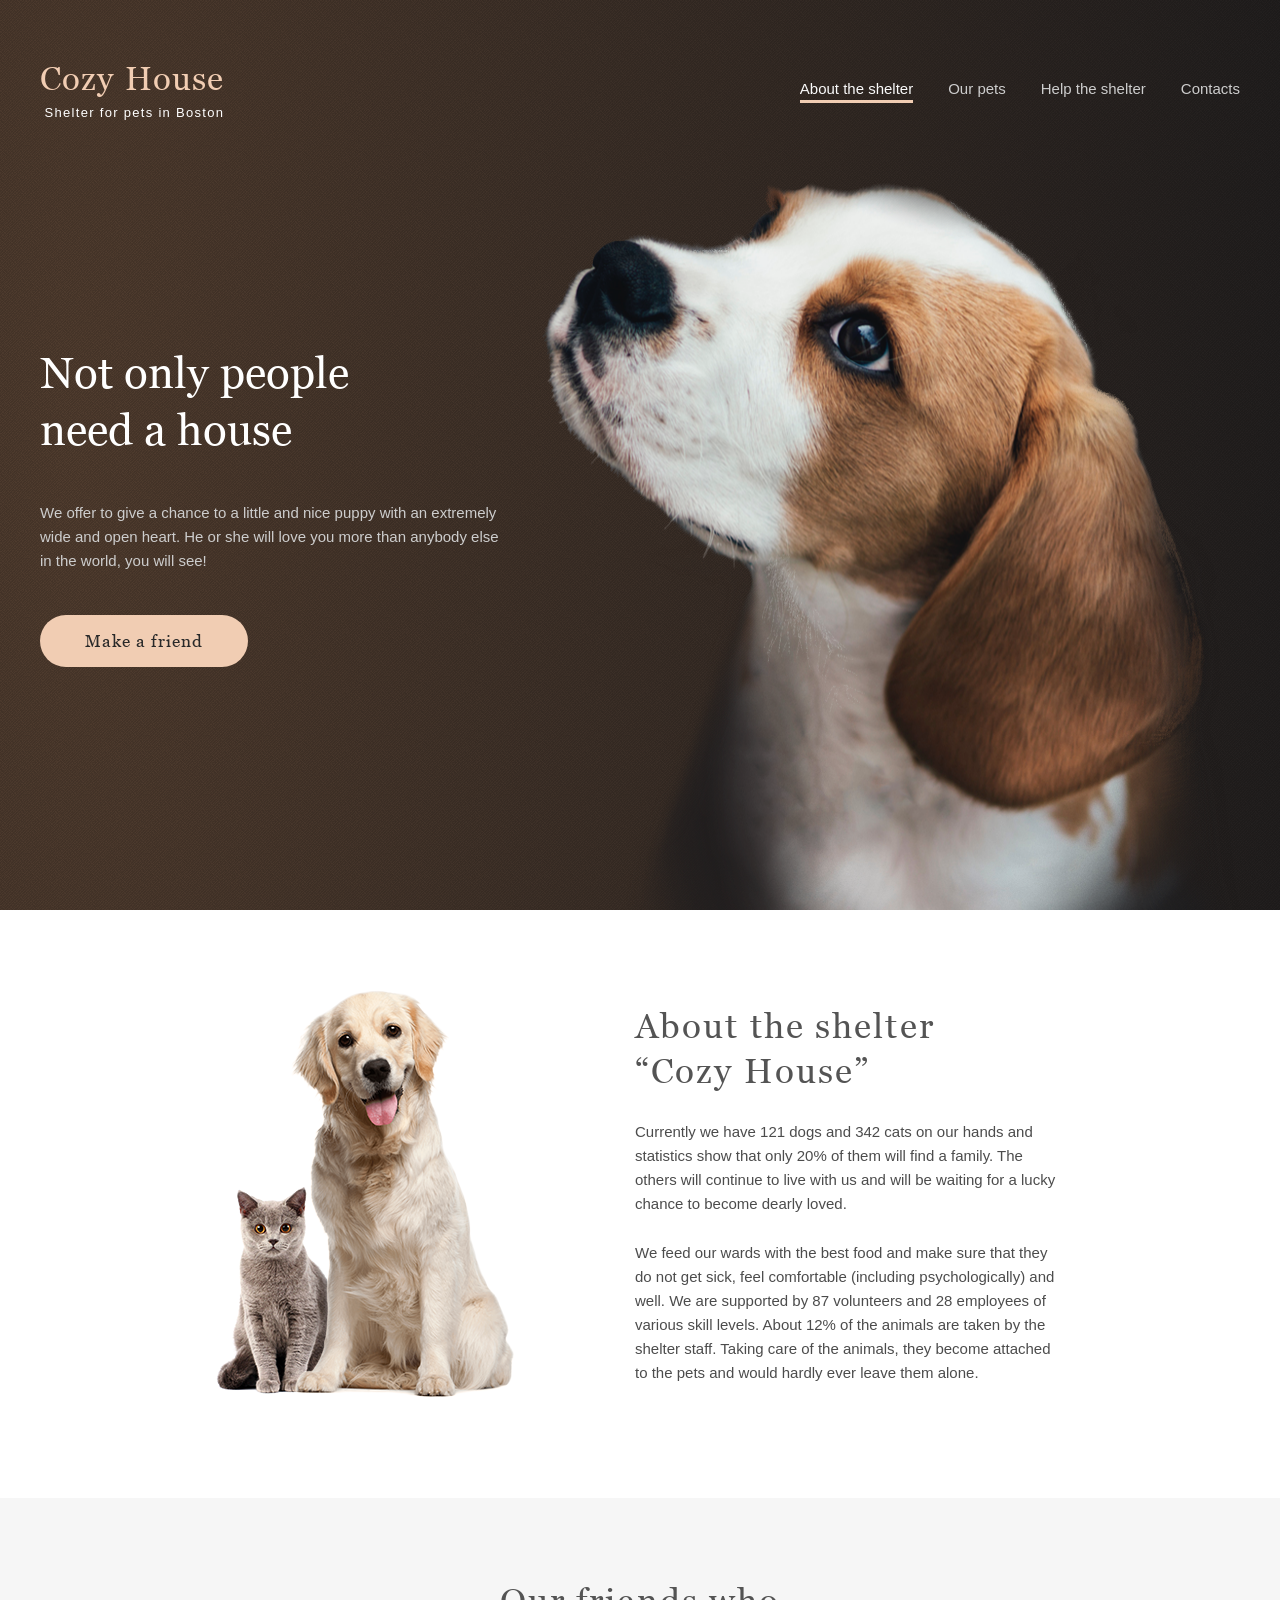
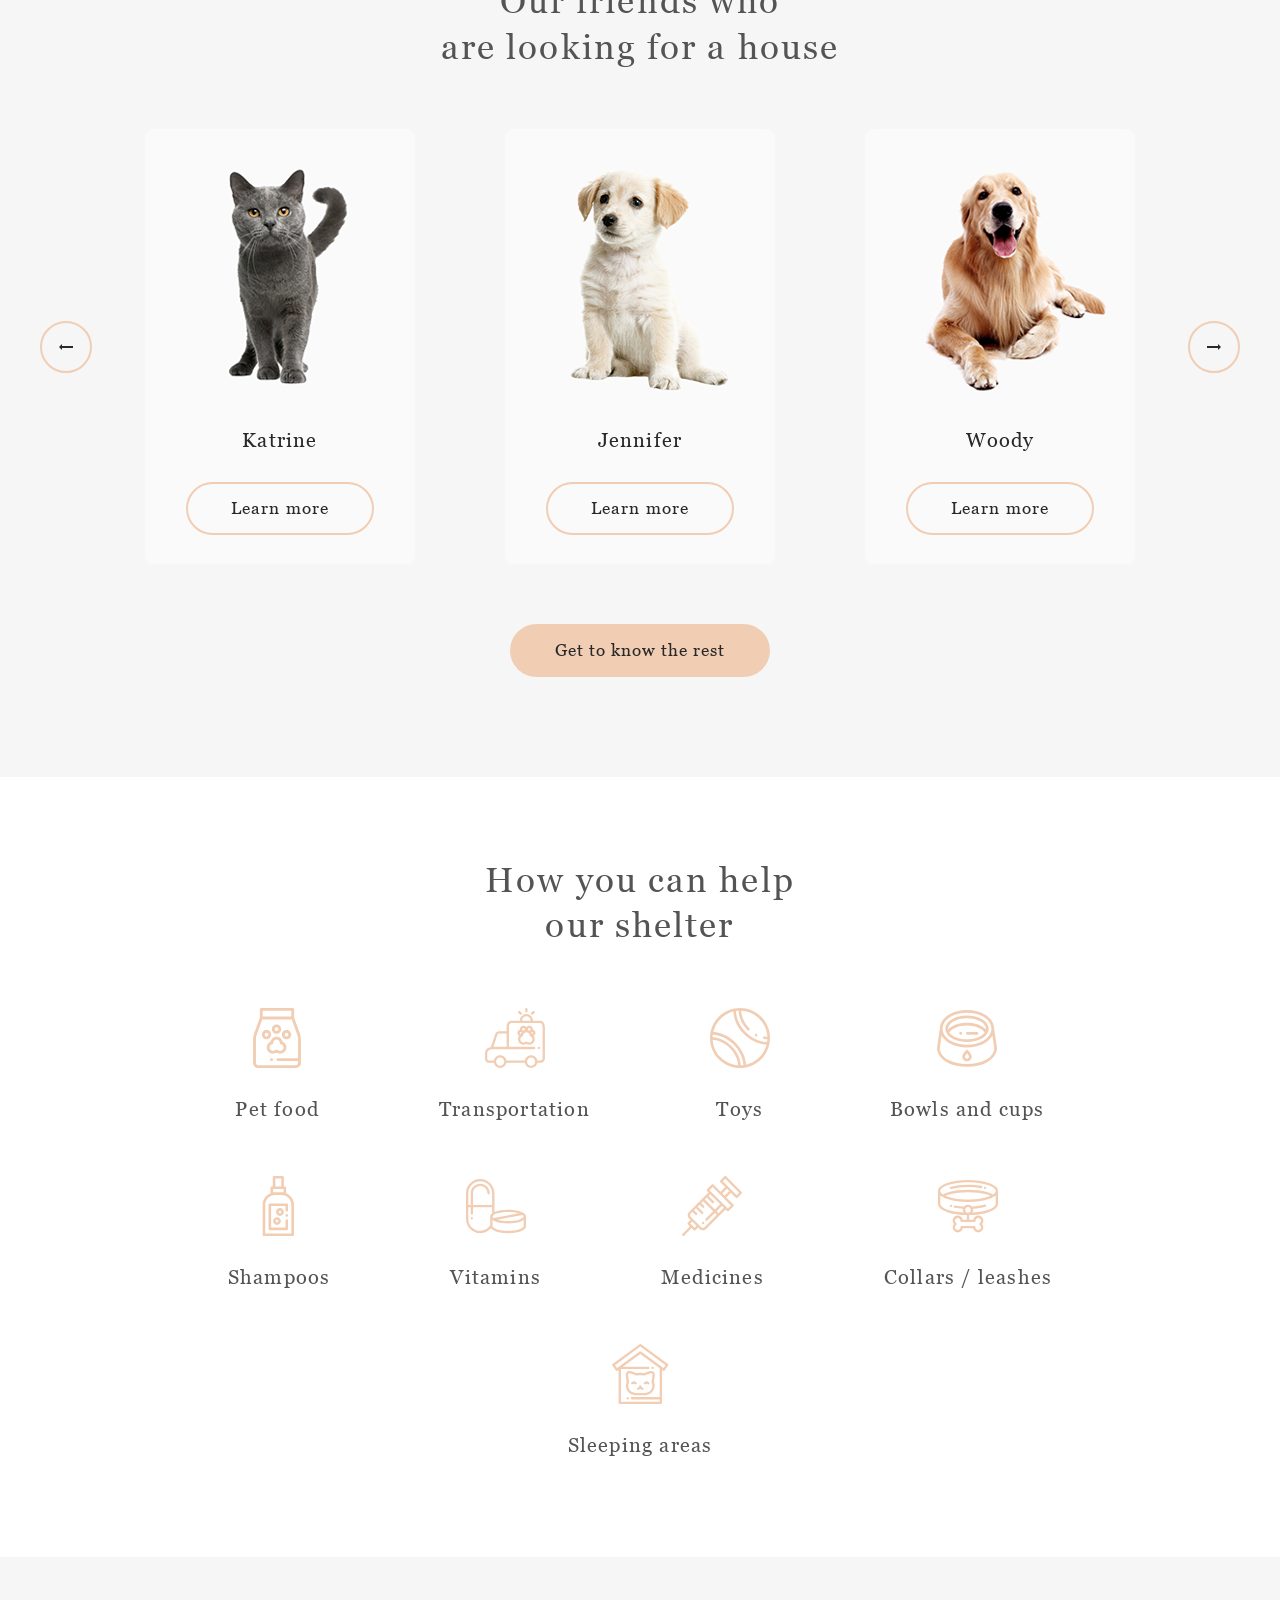
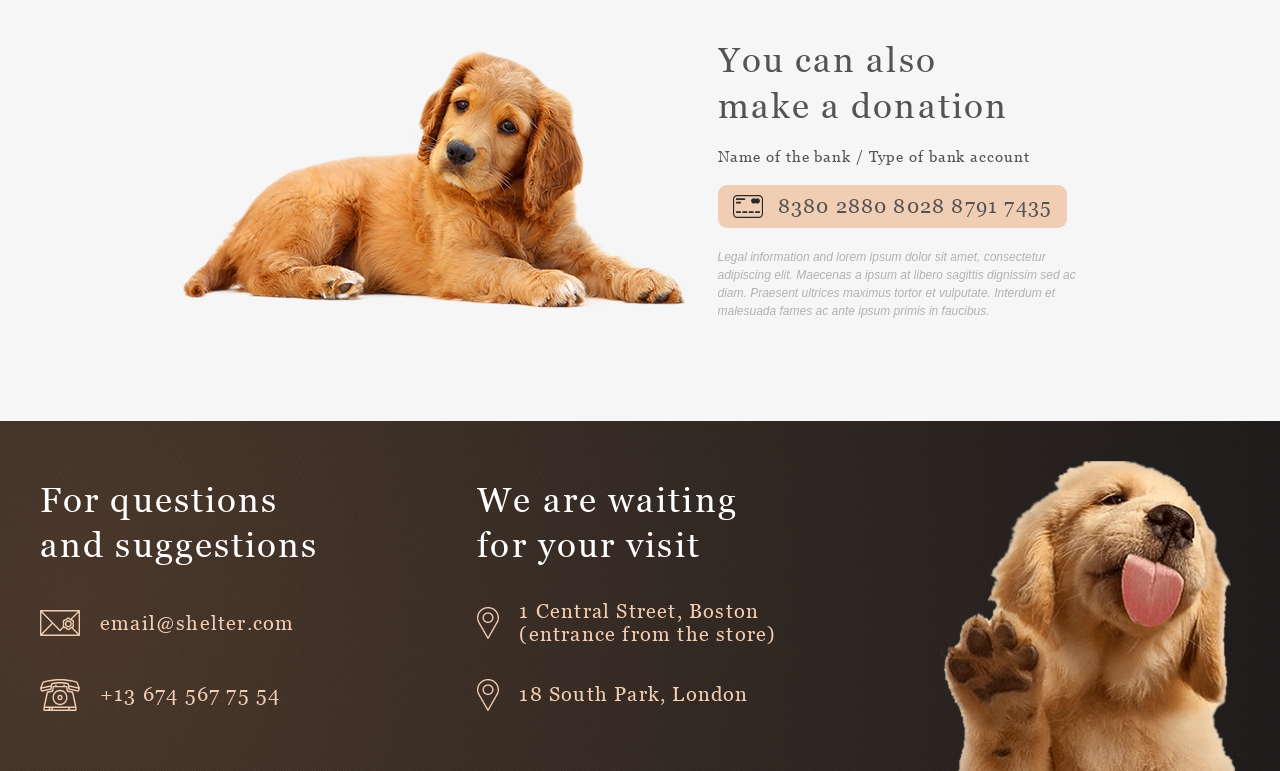
<file: pages/main/index.html>
<!DOCTYPE html>
<html>
    <head>
        <!-- <link rel="stylesheet" href="https://fonts.googleapis.com/css?family=Roboto", type="text/css"> -->
        <link rel="stylesheet" href="../../assets/normalize.css">
        <link rel="stylesheet" href="index.css">
        <meta name="viewport" content="width=device-width, initial-scale=1.0">
    </head>
    <body>
        <div class="popup">
            <button class="popup__button"></button>
            <div class="popup__content">
                <img class="popup__img" src="../../assets/images/our-pets/pets/pets-jennifer.png">

                <div class="popup__subcontent">
                </div>
            </div>
        </div>
        <div class="blockout"></div>
        <header class="header header_sticky">
            <div class="header__content">
                <div class="header__logo">
                    <a class="header__logo-title">Cozy House</a>
                    <a class="header__logo-subtitle">Shelter for pets in Boston</a>
                </div>
    
                <nav class="header__menu">
                    <ul class="header__list">
                        <li class="header__list-item"><a class="header__list-link">About the shelter</a></li>
                        <li class="header__list-item"><a class="header__list-link" href="../pets/">Our pets</a></li>
                        <li class="header__list-item"><a class="header__list-link">Help the shelter</a></li>
                        <li class="header__list-item"><a class="header__list-link">Contacts</a></li>
                    </ul>
                </nav>

                <button class="header__button">
                    <span class="header__button-line"></span>
                    <span class="header__button-line"></span>
                    <span class="header__button-line"></span>
                </button>
            </div>

            <div class="not-only">
                <div class="not-only__content">
                    <div class="not-only__subcontent">
                        <h2 class="not-only__title">Not only people</br>need a house</h2>
                        <p class="not-only__text">We offer to give a chance to a little and nice puppy with an extremely wide and open heart. He or she will love you more than anybody else in the world, you will see!</p>
                        <button class="not-only__button" onclick="location.href='../pets'">Make a friend</button>
                    </div>

                    <img class="not-only__img" src="../../assets/images/main/not-only/start-screen-puppy.png" alt="dog"/>
                </div>
            </div>
        </header>

        <main>
            <div class="about">
                <div class="about__content">
                    <img class="about__img" src="../../assets/images/main/about/about-pets.png" alt="cat and dog">

                    <div class="about__subcontent">
                        <h3 class="about__title">About the shelter</br>“Cozy House”</h3>
                        <p class="about__text">Currently we have 121 dogs and 342 cats on our hands and statistics show that only 20% of them will find a family. The others will continue to live with us and will be waiting for a lucky chance to become dearly loved.</p>
                        <p class="about__text">We feed our wards with the best food and make sure that they do not get sick, feel comfortable (including psychologically) and well. We are supported by 87 volunteers and 28 employees of various skill levels. About 12% of the animals are taken by the shelter staff. Taking care of the animals, they become attached to the pets and would hardly ever leave them alone.</p>    
                    </div>
                </div>
            </div>

            <div class="pets">
                <div class="pets__content">
                    <h3 class="pets__title">Our friends who</br>are looking for a house</h3>

                    <div class="pets__slider">
                        <button class="pets__left-arrow-button"></button>
                        <div class="pets__cards-slider">
                            <div class="pets__cards cards_current">
                            </div>
    
                            <div class="pets__cards cards_next">
                            </div>
                        </div>
                        <button class="pets__right-arrow-button"></button>
                        <div class="pets__mobile-arrow-buttons">
                            <button class="pets__left-arrow-button"></button>
                            <button class="pets__right-arrow-button"></button>
                        </div>
                    </div>

                    <button class="pets__button" onclick="location.href='../pets'">Get to know the rest</button>
                </div>
            </div>

            <div class="help">
                <div class="help__content">
                    <h3 class="help__title">How you can help</br>our shelter</h3>
                    <div class="help__list">
                        <div class="help__list-item">
                            <img class="help__img" src="../../assets/images/main/pets/pet-food.svg" alt="food">
        
                            <h4 class="help__subtitle">Pet food</h4>
                        </div>
        
                        <div class="help__list-item">
                            <img  class="help__img" src="../../assets/images/main/pets/transportation.svg" alt="transportation">
        
                            <h4 class="help__subtitle">Transportation</h4>
                        </div>
        
                        <div class="help__list-item">
                            <img  class="help__img" src="../../assets/images/main/pets/toys.svg" alt="toys">
        
                            <h4 class="help__subtitle">Toys</h4>
                        </div>
        
                        <div class="help__list-item">
                            <img class="help__img" src="../../assets/images/main/pets/bowls-and-cups.svg" alt="bowls and cups">
        
                            <h4 class="help__subtitle">Bowls and cups</h4>
                        </div>
        
                        <div class="help__list-item">
                            <img class="help__img" src="../../assets/images/main/pets/shampoos.svg" alt="shampoos">
        
                            <h4 class="help__subtitle">Shampoos</h4>
                        </div>    
                        <div class="help__list-item">
                            <img class="help__img" src="../../assets/images/main/pets/vitamins.svg" alt="vitamins">
        
                            <h4 class="help__subtitle">Vitamins</h4>
                        </div>
        
                        <div class="help__list-item">
                            <img class="help__img" src="../../assets/images/main/pets/medicines.svg" alt="medicines">
        
                            <h4 class="help__subtitle">Medicines</h4>
                        </div>
        
                        <div class="help__list-item">
                            <img class="help__img" src="../../assets/images/main/pets/collars-or-leashes.svg" alt="collars / leashes">
        
                            <h4 class="help__subtitle">Collars / leashes</h4>
                        </div>
        
                        <div class="help__list-item">
                            <img class="help__img" src="../../assets/images/main/pets/sleeping-area.svg" alt="sleeping areas">
        
                            <h4 class="help__subtitle">Sleeping areas</h4>
                        </div>
                    </div>
                </div>
            </div>

            <div class="donation">
                <div class="donation__content">
                    <img class="donation__img" src="../../assets/images/main/donation/donation-dog.png" alt="donation dog">

                    <div class="donation__info">
                        <h3 class="donation__title">You can also</br>make a donation</h3>
                        <h5 class="donation__subtitle">Name of the bank / Type of bank account</h5>
                        <div class="donation__credit-card">
                            <img class="donation__credit-card-img" src="../../assets/images/main/donation/credit-card.svg" alt="credit card">
                            <a class="donation__credit-card-link"><h4 class="donation__credit-card-number">8380 2880 8028 8791 7435</h4></a>
                        </div>
                        <p class="donation__text">Legal information and lorem ipsum dolor sit amet, consectetur adipiscing elit. Maecenas a ipsum at libero sagittis dignissim sed ac diam. Praesent ultrices maximus tortor et vulputate. Interdum et malesuada fames ac ante ipsum primis in faucibus.</p>
                    </div>
                </div>
            </div>         
        </main>

        <footer class="footer">
            <div class="footer__content">
                <div class="footer__info-content">
                    <h3 class="footer__title">For questions and suggestions</h3>
                    <div class="footer__info">
                        <a class="footer__info-icon" href="mailto:email@shelter.com"><img src="../../assets/images/main/footer/icon-email.svg" alt="email icon"></a>
                        <a class="footer__info-link" href="mailto:email@shelter.com">email@shelter.com</a>
                    </div>
                    <div class="footer__info">
                        <a class="footer__info-icon" href="tel:136745677554"><img src="../../assets/images/main/footer/icon-phone.svg" alt="phone icon"></a>
                        <a class="footer__info-link" href="tel:136745677554">+13 674 567 75 54</a>
                    </div>
                </div>
                <div class="footer__info-content">
                    <h3 class="footer__title">We are waiting for your visit</h3>
                    <div class="footer__info">
                        <a class="footer__info-icon" href="http://maps.google.com/?q=1 Central Street, Boston (entrance from the store)"><img src="../../assets/images/main/footer/icon-marker.png" alt="market icon"></a>
                        <a class="footer__info-link" href="http://maps.google.com/?q=1 Central Street, Boston (entrance from the store)">1 Central Street, Boston</br>(entrance from the store)&nbsp;</a>
                    </div>
                    <div class="footer__info">
                        <a class="footer__info-icon" href="http://maps.google.com/?q=18 South Park, London"><img src="../../assets/images/main/footer/icon-marker.png" alt="market icon"></a>
                        <a class="footer__info-link" href="http://maps.google.com/?q=18 South Park, London">18 South Park, London</a>
                    </div>
                </div>
                <img class="footer__img" src="../../assets/images/main/footer/footer-puppy.png" alt="pet licking" class="footer__img">
            </div>
        </footer>
    </body>
    <script type="module" src="index.js"></script>
</html>
</file>
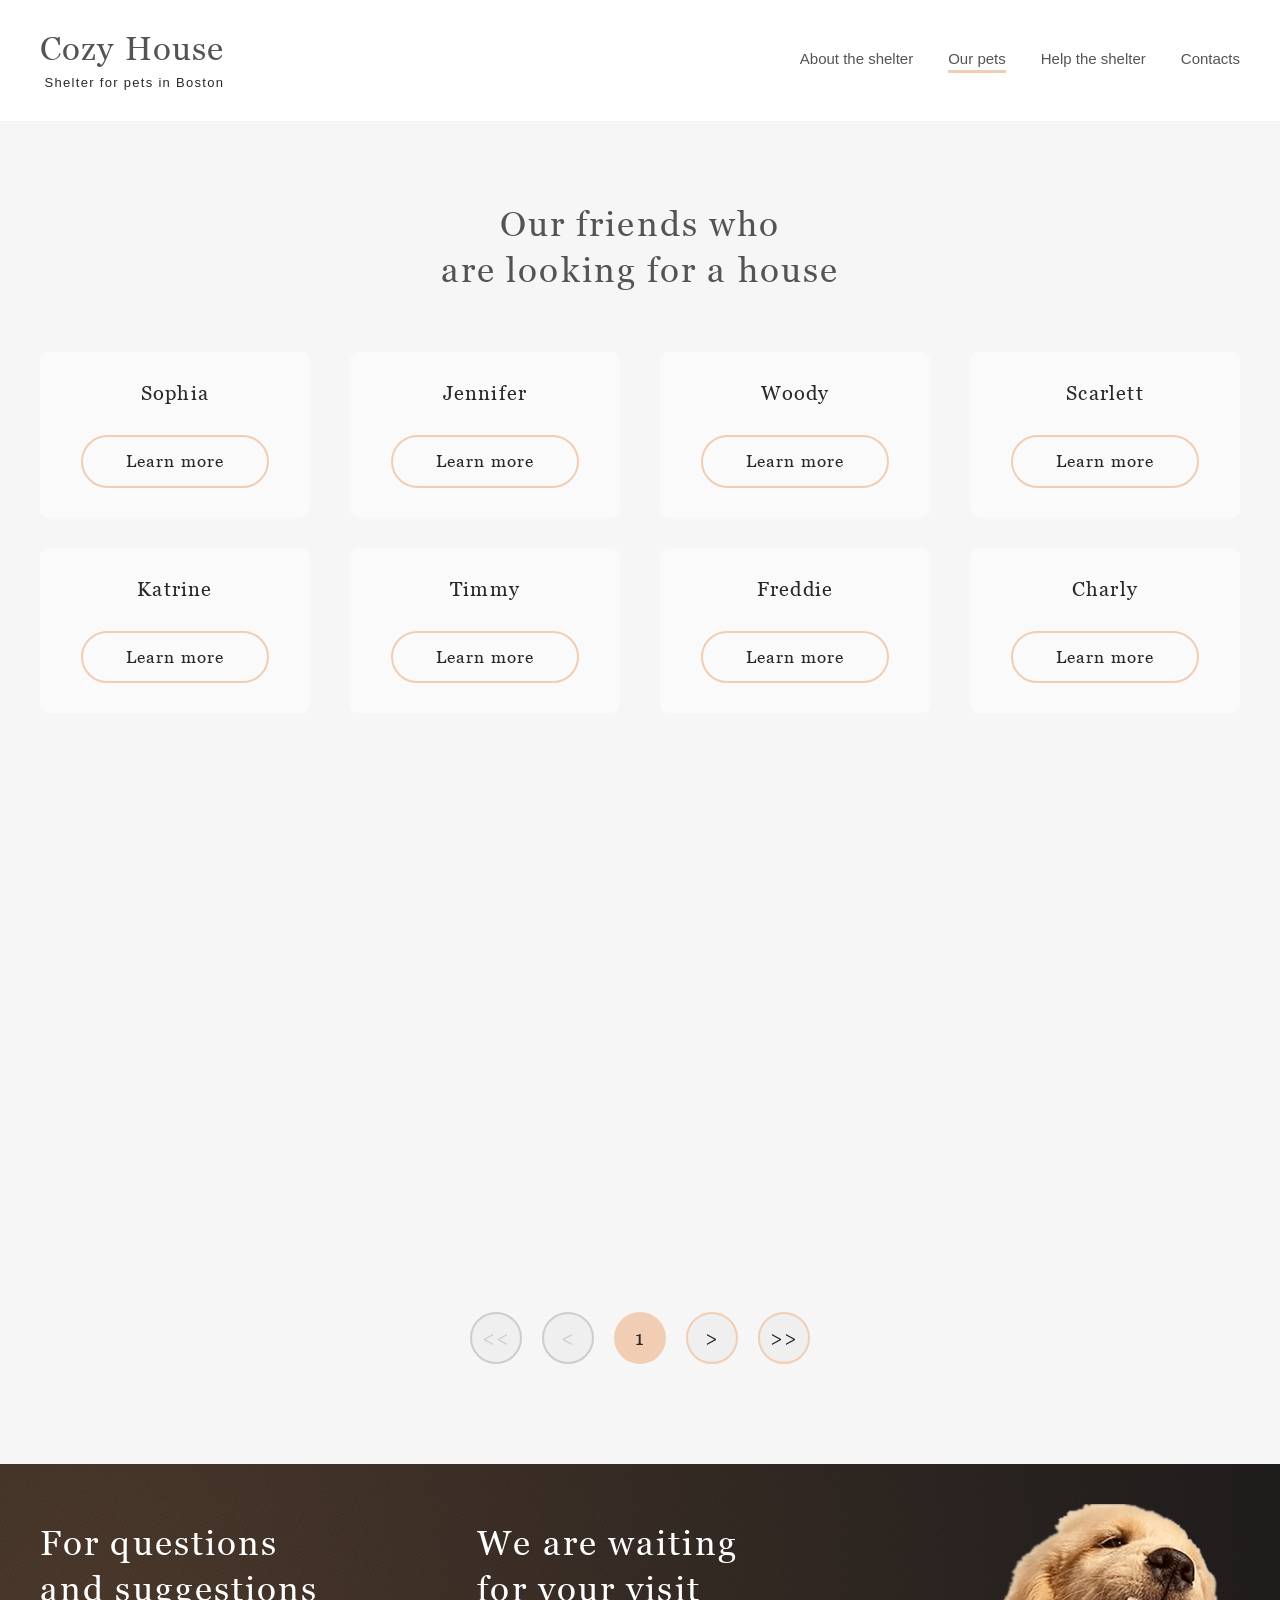
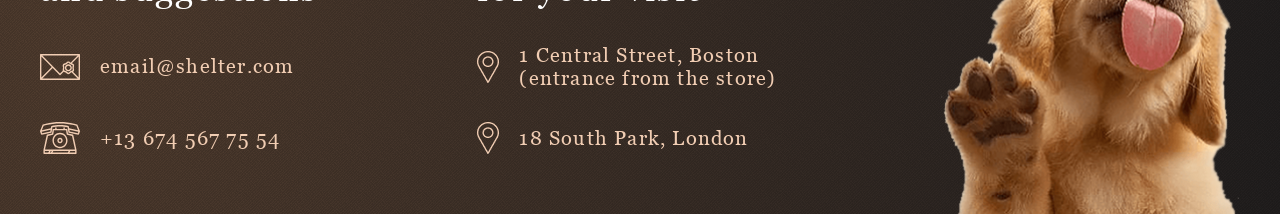
<file: pages/pets/index.html>
<!DOCTYPE html>
<html>
    <head>
        <link rel="stylesheet" href="../../assets/normalize.css">
        <link rel="stylesheet" href="index.css">
        <meta name="viewport" content="width=device-width, initial-scale=1.0">
    </head>
    <body>
        <div class="popup">
            <button class="popup__button"></button>
            <div class="popup__content">
            </div>
        </div>
        <div class="blockout"></div>
        <header class="header header_sticky">
            <div class="blockout"></div>
            <div class="header__content">
                <div class="header__logo">
                    <a class="header__logo-title" href="../main/">Cozy House</a>
                    <a class="header__logo-subtitle" href="../main/">Shelter for pets in Boston</a>
                </div>
    
                <nav class="header__menu">
                    <ul class="header__list">
                        <li class="header__list-item"><a class="header__list-link" href="../main/">About the shelter</a></li>
                        <li class="header__list-item"><a class="header__list-link">Our pets</a></li>
                        <li class="header__list-item"><a class="header__list-link">Help the shelter</a></li>
                        <li class="header__list-item"><a class="header__list-link">Contacts</a></li>
                    </ul>
                </nav>

                <button class="header__button">
                    <span class="header__button-line"></span>
                    <span class="header__button-line"></span>
                    <span class="header__button-line"></span>
                </button>
            </div>
        </header>

        <main>
            <div class="pets">
                <div class="pets__content">
                    <h3  class="pets__content-title">Our friends who</br>are looking for a house</h3>
                    <div class="pets__cards-slider">
                        <div class="pets__cards cards_current"></div>
                        <div class="pets__cards cards_next"></div>
                    </div>
                    <div class="pets__pagination">
                        <button class="pets__start-button disactive_button">&lt;&lt;</button>
                        <button class="pets__left-button disactive_button">&lt;</button>
                        <button class="pets__current-page-button">1</button>
                        <button class="pets__right-button active_button">&gt;</button>
                        <button class="pets__end-button active_button">&gt;&gt;</button>
                    </div>
                </div>
            </div>
        </main>
        <footer class="footer">
            <div class="footer__content">
                <div class="footer__info-content">
                    <h3 class="footer__title">For questions and suggestions</h3>
                    <div class="footer__info">
                        <a class="footer__info-icon" href="mailto:email@shelter.com"><img src="../../assets/images/main/footer/icon-email.svg" alt="email icon"></a>
                        <a class="footer__info-link" href="mailto:email@shelter.com">email@shelter.com</a>
                    </div>
                    <div class="footer__info">
                        <a class="footer__info-icon" href="tel:136745677554"><img src="../../assets/images/main/footer/icon-phone.svg" alt="phone icon"></a>
                        <a class="footer__info-link" href="tel:136745677554">+13 674 567 75 54</a>
                    </div>
                </div>
                <div class="footer__info-content">
                    <h3 class="footer__title">We are waiting for your visit</h3>
                    <div class="footer__info">
                        <a class="footer__info-icon" href="http://maps.google.com/?q=1 Central Street, Boston (entrance from the store)"><img src="../../assets/images/main/footer/icon-marker.png" alt="market icon"></a>
                        <a class="footer__info-link" href="http://maps.google.com/?q=1 Central Street, Boston (entrance from the store)">1 Central Street, Boston</br>(entrance from the store)&nbsp;</a>
                    </div>
                    <div class="footer__info">
                        <a class="footer__info-icon" href="http://maps.google.com/?q=18 South Park, London"><img src="../../assets/images/main/footer/icon-marker.png" alt="market icon"></a>
                        <a class="footer__info-link" href="http://maps.google.com/?q=18 South Park, London">18 South Park, London</a>
                    </div>
                </div>
                <img class="footer__img" src="../../assets/images/main/footer/footer-puppy.png" alt="pet licking" class="footer__img">
            </div>
        </footer>
    </body>
    <script type="module" src="index.js"></script>
</html>
</file>
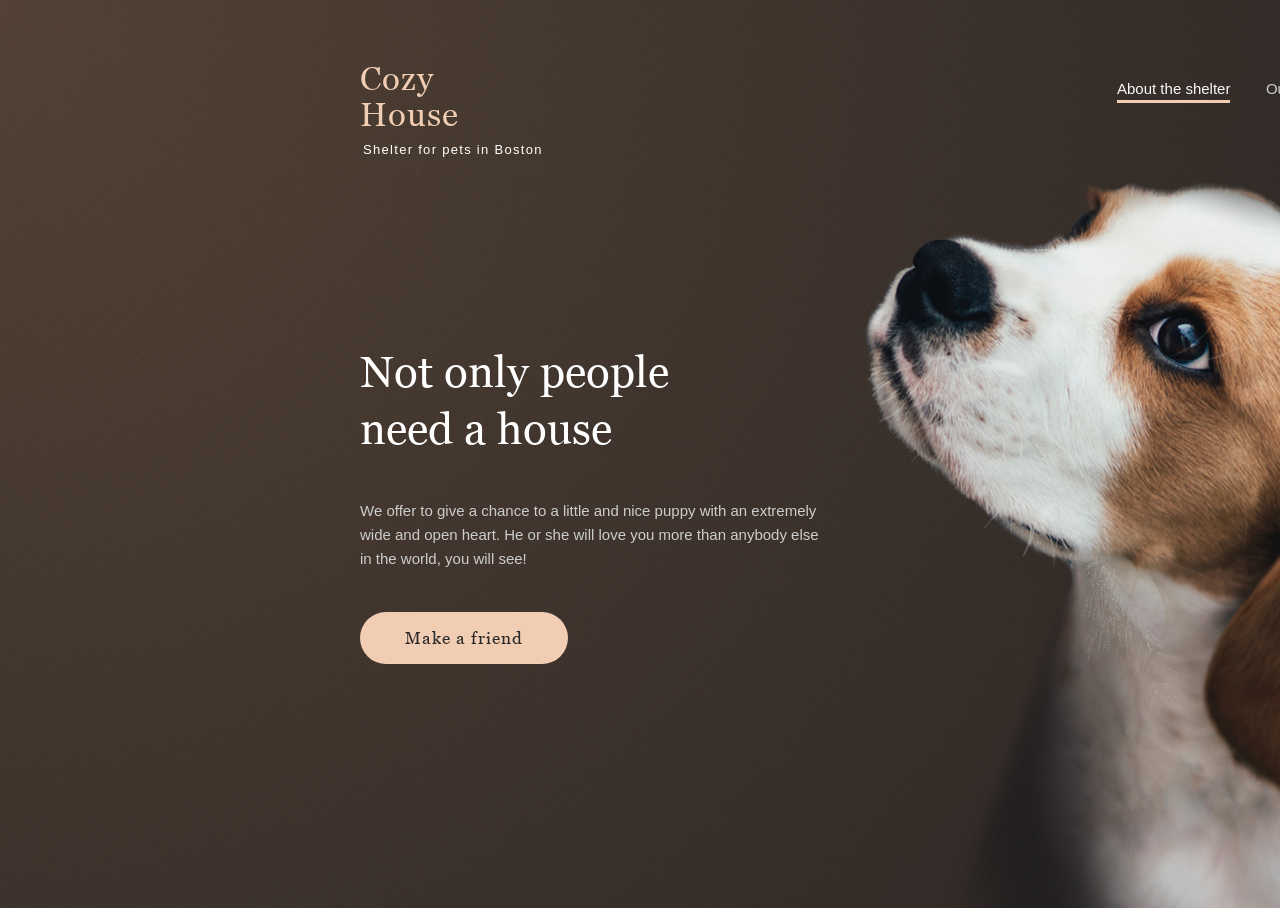
<file: assets/pages/main/index.html>
<!DOCTYPE html>
<html>
    <head>
        <!-- <link rel="stylesheet" href="https://fonts.googleapis.com/css?family=Roboto", type="text/css"> -->
        <link rel="stylesheet" href="index.css">
    </head>
    <div class="start-screen">
        <section>
            <header>
                <div class="logo">
                    <div class="logo-title"><a>Cozy House</a></div>
                    <div class="logo-subtitle"><a>Shelter for pets in Boston</a></div>
                </div>

                <div class="navigation">
                    <nav>
                        <ul>
                            <li><a>About the shelter</a></li>
                            <li><a>Our pets</a></li>
                            <li><a>Help the shelter</a></li>
                            <li><a>Contacts</a></li>
                        </ul>
                    </nav>
                </div>
            </header>
        </section>

        <div class="not-only">
            <div class="content">
                <h2>Not only people</br>need a house</h2>
                <p>We offer to give a chance to a little and nice puppy with an extremely wide and open heart. He or she will love you more than anybody else in the world, you will see!</p>
                <button>Make a friend</button>
            </div>
            <div class="content-img">
                <img src="../../images/start-screen-puppy.png"/>
            </div>
        </div>
    </div>
</html>
</file>
<file: pages/main/index.css>
@font-face {
  font-family: 'Georgia-figma';
  src: url("../../assets/fonts/george.ttf");
}

.header__logo-title, .not-only__title, .about__title, .pets__title, .pets__card-item-title, .help__title, .help__subtitle, .donation__title, .donation__subtitle, .donation__credit-card-number, .footer__title, .footer__info-link, .popup__name, .popup__type-breed, .popup__description, .popup__list {
  font-family: 'Georgia-figma', serif;
  font-weight: 400;
  font-style: normal;
}

.header__logo-subtitle, .header__list-link, .not-only__text, .about__text, .donation__text {
  font-family: Arial;
  font-weight: 400;
  font-style: normal;
}

.pets__left-arrow-button, .pets__right-arrow-button, .popup__button, .not-only__button, .pets__card-item-button, .pets__button {
  display: block;
  padding: 15px 45px 15px 45px;
  font-family: 'Georgia-figma', serif;
  font-weight: 400;
  font-style: normal;
  font-size: 17px;
  letter-spacing: 0.06em;
  line-height: 22.5px;
  outline: none;
}

.pets__left-arrow-button:hover, .pets__right-arrow-button:hover, .popup__button:hover, .not-only__button:hover, .pets__card-item-button:hover, .pets__button:hover {
  cursor: pointer;
}

.header__logo-title:hover, .header__logo-subtitle:hover, .header__list-link:hover, .donation__credit-card-link:hover, .footer__info-link:hover {
  cursor: pointer;
}

.pets__left-arrow-button, .pets__right-arrow-button, .popup__button {
  padding: 0px;
  height: 52px;
  width: 52px;
  font-size: 20px;
  line-height: 115%;
  border: 2px solid #F1CDB3;
  border-radius: 50%;
  text-align: center;
}

html, body {
  margin: 0px;
  padding: 0px;
  width: 100%;
  position: relative;
}

.header {
  width: 100%;
  background: url("../../assets/images/noise_transparent.png"), radial-gradient(110.67% 538.64% at 5.73% 50%, #513D2F 0%, #1A1A1C 100%), #211F20;
  overflow: hidden;
}

.header__content {
  margin: 60px auto;
  width: 1200px;
  display: -webkit-box;
  display: -ms-flexbox;
  display: flex;
  -webkit-box-orient: horizontal;
  -webkit-box-direction: normal;
      -ms-flex-direction: row;
          flex-direction: row;
  -webkit-box-pack: justify;
      -ms-flex-pack: justify;
          justify-content: space-between;
}

.header__logo {
  display: -webkit-box;
  display: -ms-flexbox;
  display: flex;
  -webkit-box-orient: vertical;
  -webkit-box-direction: normal;
      -ms-flex-direction: column;
          flex-direction: column;
  -webkit-box-pack: center;
      -ms-flex-pack: center;
          justify-content: center;
}

.header__logo-title {
  margin: 0px 0px 10px 0px;
  font-size: 33px;
  color: #F1CDB3;
  line-height: 110%;
  letter-spacing: 1px;
  word-spacing: 2.3px;
}

.header__logo-subtitle {
  font-size: 13px;
  color: #FFFFFF;
  letter-spacing: 0.1em;
  text-align: end;
}

.header__menu {
  overflow: hidden;
}

.header__list {
  padding: 4px 0px 5px 0px;
  display: -webkit-box;
  display: -ms-flexbox;
  display: flex;
  -webkit-box-orient: horizontal;
  -webkit-box-direction: normal;
      -ms-flex-direction: row;
          flex-direction: row;
  -webkit-box-align: center;
      -ms-flex-align: center;
          align-items: center;
  list-style-type: none;
}

.header__list-item > a {
  text-decoration: none;
}

.header__list-item:not(:last-child) {
  margin: 0px 35px 0px 0px;
}

.header__list-item:first-child > a {
  padding: 0px 0px 3px 0px;
  border-bottom: 3px solid #F1CDB3;
  color: #FAFAFA;
}

.header__list-item:nth-child(3) > a:hover, .header__list-item:nth-child(4) > a:hover {
  cursor: auto;
  color: #CDCDCD;
}

.header__list-item > a:hover {
  color: #FAFAFA;
}

.header__list-link {
  margin: 0px;
  padding: 5px 0px 0px 0px;
  font-size: 15px;
  color: #CDCDCD;
}

.header__button {
  display: none;
}

main {
  width: 100%;
}

.not-only {
  width: 100%;
  overflow: hidden;
}

.not-only__content {
  margin: 0px auto;
  width: 1200px;
  display: -webkit-box;
  display: -ms-flexbox;
  display: flex;
  -webkit-box-orient: horizontal;
  -webkit-box-direction: normal;
      -ms-flex-direction: row;
          flex-direction: row;
  -webkit-box-pack: justify;
      -ms-flex-pack: justify;
          justify-content: space-between;
  overflow: hidden;
}

.not-only__subcontent {
  margin: 163px 0px 243px 0px;
  width: 460px;
}

.not-only__title {
  margin: 0px 0px 42px 0px;
  font-size: 44px;
  line-height: 57.2px;
  color: #FFFFFF;
}

.not-only__text {
  margin: 0px 0px 42px 0px;
  font-size: 15px;
  line-height: 24px;
  color: #CDCDCD;
}

.not-only__button {
  margin: 0px;
  color: #292929;
  border-radius: 100px;
  border: none;
  background-color: #F1CDB3;
  color: #292929;
}

.not-only__button:hover {
  background-color: #FDDCC4;
}

.about {
  width: 100%;
  background-color: #FFFFFF;
  overflow: hidden;
}

.about__content {
  margin: 80px auto 100px auto;
  width: 1200px;
  display: -webkit-box;
  display: -ms-flexbox;
  display: flex;
  -webkit-box-orient: horizontal;
  -webkit-box-direction: normal;
      -ms-flex-direction: row;
          flex-direction: row;
  -webkit-column-gap: 120px;
          column-gap: 120px;
  -webkit-box-pack: center;
      -ms-flex-pack: center;
          justify-content: center;
  -webkit-box-align: center;
      -ms-flex-align: center;
          align-items: center;
  overflow: hidden;
}

.about__subcontent {
  width: 430px;
  display: -webkit-box;
  display: -ms-flexbox;
  display: flex;
  -webkit-box-orient: vertical;
  -webkit-box-direction: normal;
      -ms-flex-direction: column;
          flex-direction: column;
  row-gap: 25.72px;
}

.about__title {
  margin: 0px 60px 0px 0px;
  font-size: 35px;
  line-height: 45.5px;
  letter-spacing: 0.06em;
  color: #545454;
}

.about__text {
  margin: 0px;
  font-size: 15px;
  line-height: 24px;
  color: #4C4C4C;
}

.pets {
  width: 100%;
  background-color: #F6F6F6;
  overflow: hidden;
}

.pets__content {
  margin: 80px auto 100px auto;
  width: 1200px;
  display: -webkit-box;
  display: -ms-flexbox;
  display: flex;
  -webkit-box-orient: vertical;
  -webkit-box-direction: normal;
      -ms-flex-direction: column;
          flex-direction: column;
  row-gap: 60px;
  -webkit-box-align: center;
      -ms-flex-align: center;
          align-items: center;
  overflow: hidden;
}

.pets__title {
  margin: 0px;
  font-size: 35px;
  line-height: 45.5px;
  letter-spacing: 0.06em;
  color: #545454;
  text-align: center;
}

.pets__slider {
  position: relative;
  height: 435px;
  width: 100%;
  display: -webkit-box;
  display: -ms-flexbox;
  display: flex;
  -webkit-box-orient: horizontal;
  -webkit-box-direction: normal;
      -ms-flex-direction: row;
          flex-direction: row;
  -webkit-box-pack: justify;
      -ms-flex-pack: justify;
          justify-content: space-between;
  -webkit-box-align: center;
      -ms-flex-align: center;
          align-items: center;
  -webkit-column-gap: 53px;
          column-gap: 53px;
  overflow: hidden;
}

.pets__left-arrow-button {
  background: url("../../assets/images/main/pets/arrow-left.png") no-repeat center;
}

.pets__left-arrow-button:hover {
  background-color: #FDDCC4;
  border-color: #FDDCC4;
}

.pets__right-arrow-button {
  background: url("../../assets/images/main/pets/arrow-right.png") no-repeat center;
}

.pets__right-arrow-button:hover {
  background-color: #FDDCC4;
  border-color: #FDDCC4;
}

.pets__cards-slider {
  height: 100%;
  width: 990px;
  position: relative;
  display: -webkit-box;
  display: -ms-flexbox;
  display: flex;
  -webkit-box-orient: horizontal;
  -webkit-box-direction: normal;
      -ms-flex-direction: row;
          flex-direction: row;
  overflow: hidden;
}

.pets__cards {
  width: 100%;
  position: absolute;
  display: -webkit-box;
  display: -ms-flexbox;
  display: flex;
  -webkit-box-orient: horizontal;
  -webkit-box-direction: normal;
      -ms-flex-direction: row;
          flex-direction: row;
  -webkit-column-gap: 90px;
          column-gap: 90px;
  -webkit-transition: all 200ms linear;
  transition: all 200ms linear;
}

.pets__card-item {
  display: -webkit-box;
  display: -ms-flexbox;
  display: flex;
  -webkit-box-orient: vertical;
  -webkit-box-direction: normal;
      -ms-flex-direction: column;
          flex-direction: column;
  -webkit-box-align: center;
      -ms-flex-align: center;
          align-items: center;
  background-color: #FAFAFA;
  border-radius: 9px;
}

.pets__card-item:hover {
  -webkit-box-shadow: 0px 2px 35px 14px rgba(13, 13, 13, 0.04);
          box-shadow: 0px 2px 35px 14px rgba(13, 13, 13, 0.04);
  cursor: pointer;
}

.pets__card-item-img {
  border-radius: 9px 9px 0px 0px;
}

.pets__card-item-title {
  margin: 30px 0px 0px 0px;
  font-size: 20px;
  line-height: 23px;
  letter-spacing: 0.06em;
  color: #292929;
}

.pets__card-item-button {
  padding: 13px 43px 13px 43px;
  margin: 30px 0px 30px 0px;
  background-color: #FAFAFA;
  border: 2px solid #F1CDB3;
  border-radius: 100px;
  color: #292929;
}

.pets__card-item-button:hover {
  background-color: #FDDCC4;
  border-color: #FDDCC4;
}

.pets__mobile-arrow-buttons {
  display: none;
}

.pets__button {
  background-color: #F1CDB3;
  border: none;
  border-radius: 100px;
  color: #292929;
}

.pets__button:hover {
  background-color: #FDDCC4;
}

.help {
  width: 100%;
  background-color: #FFFFFF;
  overflow: hidden;
}

.help__content {
  margin: 80px auto 100px auto;
  width: 1200px;
  display: -webkit-box;
  display: -ms-flexbox;
  display: flex;
  -webkit-box-orient: vertical;
  -webkit-box-direction: normal;
      -ms-flex-direction: column;
          flex-direction: column;
  -webkit-box-align: center;
      -ms-flex-align: center;
          align-items: center;
  row-gap: 60px;
  overflow: hidden;
}

.help__title {
  margin: 0px;
  font-size: 35px;
  line-height: 45.5px;
  letter-spacing: 0.06em;
  color: #545454;
  text-align: center;
}

.help__list {
  margin: 0px 85px 0px 85px;
  display: -webkit-box;
  display: -ms-flexbox;
  display: flex;
  -ms-flex-wrap: wrap;
      flex-wrap: wrap;
  -webkit-column-gap: 120px;
          column-gap: 120px;
  row-gap: 55px;
  -webkit-box-pack: center;
      -ms-flex-pack: center;
          justify-content: center;
}

.help__list-item {
  display: -webkit-box;
  display: -ms-flexbox;
  display: flex;
  -webkit-box-orient: vertical;
  -webkit-box-direction: normal;
      -ms-flex-direction: column;
          flex-direction: column;
  row-gap: 30px;
  -webkit-box-align: center;
      -ms-flex-align: center;
          align-items: center;
}

.help__subtitle {
  margin: 0px;
  font-size: 20px;
  line-height: 23px;
  letter-spacing: 0.06em;
  color: #545454;
}

.donation {
  width: 100%;
  background-color: #F6F6F6;
  overflow: hidden;
}

.donation__content {
  margin: 80px auto 100px auto;
  width: 915px;
  display: -webkit-box;
  display: -ms-flexbox;
  display: flex;
  -webkit-box-orient: horizontal;
  -webkit-box-direction: normal;
      -ms-flex-direction: row;
          flex-direction: row;
  -webkit-column-gap: 30px;
          column-gap: 30px;
  -webkit-box-pack: center;
      -ms-flex-pack: center;
          justify-content: center;
  -webkit-box-align: center;
      -ms-flex-align: center;
          align-items: center;
  overflow: hidden;
}

.donation__title {
  margin: 0px 80px 0px 0px;
  font-size: 35px;
  line-height: 45.5px;
  letter-spacing: 0.06em;
  color: #545454;
}

.donation__img {
  margin: 12px 0px 11px 0px;
}

.donation__info {
  width: 380px;
  display: -webkit-box;
  display: -ms-flexbox;
  display: flex;
  -webkit-box-orient: vertical;
  -webkit-box-direction: normal;
      -ms-flex-direction: column;
          flex-direction: column;
  -webkit-box-align: start;
      -ms-flex-align: start;
          align-items: flex-start;
  row-gap: 20px;
  overflow: hidden;
}

.donation__subtitle {
  margin: 0px;
  font-size: 15px;
  line-height: 17px;
  letter-spacing: 0.06em;
  color: #545454;
}

.donation__credit-card {
  padding: 10px 15px 10px 15px;
  display: -webkit-inline-box;
  display: -ms-inline-flexbox;
  display: inline-flex;
  -webkit-box-orient: horizontal;
  -webkit-box-direction: normal;
      -ms-flex-direction: row;
          flex-direction: row;
  -webkit-column-gap: 15px;
          column-gap: 15px;
  background-color: #F1CDB3;
  border-radius: 9px;
}

.donation__credit-card-img {
  display: inline-block;
}

.donation__credit-card-img > img {
  display: block;
}

.donation__credit-card-link {
  margin: 0px;
  padding: 0px;
}

.donation__credit-card-number {
  margin: 0px;
  font-size: 20px;
  line-height: 23px;
  letter-spacing: 0.06em;
  color: #545454;
}

.donation__text {
  margin: 0px;
  font-size: 12px;
  font-style: italic;
  line-height: 18px;
  color: #B2B2B2;
}

.footer {
  width: 100%;
  background: url("../../assets/images/noise_transparent.png"), radial-gradient(110.67% 538.64% at 5.73% 50%, #513D2F 0%, #1A1A1C 100%), #211F20;
  overflow: hidden;
}

.footer__content {
  margin: 40px auto 0px auto;
  width: 1200px;
  display: -webkit-box;
  display: -ms-flexbox;
  display: flex;
  -webkit-box-orient: horizontal;
  -webkit-box-direction: normal;
      -ms-flex-direction: row;
          flex-direction: row;
  -webkit-box-pack: justify;
      -ms-flex-pack: justify;
          justify-content: space-between;
  overflow: hidden;
}

.footer__info-content {
  margin: 16px 0px 60px 0px;
  height: 234px;
  display: -webkit-box;
  display: -ms-flexbox;
  display: flex;
  -webkit-box-orient: vertical;
  -webkit-box-direction: normal;
      -ms-flex-direction: column;
          flex-direction: column;
  -webkit-box-pack: justify;
      -ms-flex-pack: justify;
          justify-content: space-between;
  overflow: hidden;
}

.footer__title {
  margin: 0px;
  width: 280px;
  font-size: 35px;
  line-height: 45.5px;
  letter-spacing: 0.06em;
  color: #FFFFFF;
}

.footer__info {
  margin: 0px;
  display: -webkit-box;
  display: -ms-flexbox;
  display: flex;
  -webkit-box-orient: horizontal;
  -webkit-box-direction: normal;
      -ms-flex-direction: row;
          flex-direction: row;
  -webkit-column-gap: 20px;
          column-gap: 20px;
  -webkit-box-align: center;
      -ms-flex-align: center;
          align-items: center;
}

.footer__info-icon {
  display: inline-block;
}

.footer__info-icon > img {
  display: block;
}

.footer__info-link {
  font-size: 20px;
  line-height: 23px;
  letter-spacing: 0.06em;
  color: #F1CDB3;
  text-decoration: none;
}

.popup {
  margin: auto;
  height: 552px;
  width: 952px;
  display: none;
  -webkit-box-orient: vertical;
  -webkit-box-direction: normal;
      -ms-flex-direction: column;
          flex-direction: column;
  -webkit-box-align: end;
      -ms-flex-align: end;
          align-items: flex-end;
  position: fixed;
  top: 0;
  left: 0;
  bottom: 0;
  right: 0;
  z-index: 2;
  overflow: hidden;
}

.popup__button {
  margin: 0px 10px 0px 0px;
  float: right;
  background: url("../../assets/images/main/popup/modal-close.png") no-repeat center;
}

.popup__button:hover {
  background-color: #FDDCC4;
  border-color: #FDDCC4;
}

.popup__content {
  margin: 0px 52px 0px 0px;
  height: 500px;
  width: 900px;
  display: -webkit-box;
  display: -ms-flexbox;
  display: flex;
  -webkit-box-orient: horizontal;
  -webkit-box-direction: normal;
      -ms-flex-direction: row;
          flex-direction: row;
  -webkit-box-pack: start;
      -ms-flex-pack: start;
          justify-content: start;
  -webkit-box-align: center;
      -ms-flex-align: center;
          align-items: center;
  -webkit-column-gap: 29px;
          column-gap: 29px;
  background-color: #FAFAFA;
  border-radius: 9px;
  overflow: hidden;
}

.popup__img {
  height: 500px;
  width: 500px;
}

.popup__subcontent {
  width: 350px;
}

.popup__name {
  margin: 0px 0px 10px 0px;
  font-size: 35px;
  line-height: 45.5px;
  letter-spacing: 0.06em;
}

.popup__type-breed {
  margin: 0px 0px 40px 0px;
  font-size: 20px;
  line-height: 23px;
  letter-spacing: 0.06em;
}

.popup__description {
  margin: 0px 0px 40px 0px;
  font-size: 15px;
  line-height: 16.5px;
  letter-spacing: 0.06em;
}

.popup__list {
  margin: 0px;
  padding: 0px 0px 0px 15px;
  font-size: 15px;
  line-height: 16.5px;
  letter-spacing: 0.06em;
  list-style: none;
  display: -webkit-box;
  display: -ms-flexbox;
  display: flex;
  -webkit-box-orient: vertical;
  -webkit-box-direction: normal;
      -ms-flex-direction: column;
          flex-direction: column;
  row-gap: 10px;
}

.popup__list li::before {
  content: "\2022";
  color: #F1CDB3;
  font-weight: bold;
  display: inline-block;
  width: 1em;
  margin-left: -1em;
}

.popup_show {
  display: -webkit-box !important;
  display: -ms-flexbox !important;
  display: flex !important;
}

.blockout {
  display: none;
  height: 100%;
  width: 100%;
  background: rgba(41, 41, 41, 0.6);
  position: absolute;
  top: 0;
  left: 0;
  z-index: 1;
}

@media (max-width: 1279px) {
  .header__content {
    width: 708px;
    margin: 30px auto;
  }
  .header .not-only__content {
    margin: 30px auto 0px auto;
    width: 708px;
    -webkit-box-orient: vertical;
    -webkit-box-direction: normal;
        -ms-flex-direction: column;
            flex-direction: column;
    -webkit-box-align: center;
        -ms-flex-align: center;
            align-items: center;
    row-gap: 100px;
  }
  .header .not-only__subcontent {
    margin: 0px;
  }
  .header .not-only__button {
    margin: 0px auto;
  }
  .header .not-only__img {
    margin: 0px 30px 0px 169px;
    height: 593px;
    width: 569px;
  }
  main .about__content {
    width: 708px;
    -webkit-box-orient: vertical;
    -webkit-box-direction: reverse;
        -ms-flex-direction: column-reverse;
            flex-direction: column-reverse;
    row-gap: 80px;
  }
  main .pets__content {
    margin: 80px auto 100px auto;
    width: 708px;
  }
  main .pets__slider {
    width: 100%;
    -webkit-column-gap: 12px;
            column-gap: 12px;
  }
  main .pets__cards-slider {
    width: 580px;
  }
  main .pets__cards {
    -webkit-column-gap: 40px;
            column-gap: 40px;
  }
  main .pets__card-item:nth-child(3) {
    display: none;
  }
  main .help__content {
    margin: 80px auto 100px auto;
    width: 708px;
  }
  main .help__list {
    margin: 0px;
    display: -ms-grid;
    display: grid;
    -ms-grid-columns: 170px 170px 170px;
        grid-template-columns: 170px 170px 170px;
    -webkit-column-gap: 60px;
            column-gap: 60px;
    row-gap: 55px;
  }
  main .donation__content {
    width: 708px;
    -webkit-box-orient: vertical;
    -webkit-box-direction: reverse;
        -ms-flex-direction: column-reverse;
            flex-direction: column-reverse;
    row-gap: 60px;
  }
  main .donation__img {
    margin: 0px;
  }
  .footer__content {
    margin: 30px auto 0px auto;
    width: 708px;
    -ms-flex-wrap: wrap;
        flex-wrap: wrap;
    -webkit-box-pack: center;
        -ms-flex-pack: center;
            justify-content: center;
    -webkit-column-gap: 60px;
            column-gap: 60px;
    row-gap: 65px;
  }
  .footer__info-content {
    margin: 0px;
  }
  .popup {
    height: 402px;
    width: 682px;
  }
  .popup__button {
    margin: 0px 9px 0px 0px;
  }
  .popup__content {
    height: 350px;
    width: 630px;
    -webkit-column-gap: 11px;
            column-gap: 11px;
  }
  .popup__img {
    width: 350px;
    height: 350px;
  }
  .popup__subcontent {
    width: 260px;
  }
  .popup__type-breed {
    margin: 0px 0px 20px 0px;
  }
  .popup__description {
    margin: 0px 0px 20px 0px;
    font-size: 13px;
  }
  .popup__list {
    row-gap: 5px;
  }
}

@media (max-width: 767px) {
  body {
    position: relative;
  }
  .header__content {
    width: auto;
    padding: 30px 53px 30px 10px;
    margin: 0px;
    display: -webkit-box;
    display: -ms-flexbox;
    display: flex;
    -webkit-box-orient: horizontal;
    -webkit-box-direction: normal;
        -ms-flex-direction: row;
            flex-direction: row;
    -webkit-box-pack: justify;
        -ms-flex-pack: justify;
            justify-content: space-between;
    -webkit-box-align: center;
        -ms-flex-align: center;
            align-items: center;
    -webkit-column-gap: 43px;
            column-gap: 43px;
  }
  .header__logo {
    z-index: 2;
  }
  .header__menu {
    width: 320px;
    height: 100%;
    visibility: hidden;
    display: -webkit-box;
    display: -ms-flexbox;
    display: flex;
    -webkit-box-orient: vertical;
    -webkit-box-direction: normal;
        -ms-flex-direction: column;
            flex-direction: column;
    -webkit-box-pack: center;
        -ms-flex-pack: center;
            justify-content: center;
    position: fixed;
    top: 0;
    right: -100%;
    -webkit-transition: all 600ms linear;
    transition: all 600ms linear;
    background-color: #292929;
    z-index: 1;
  }
  .header__checkbox {
    display: none;
  }
  .header__button {
    padding: 0px;
    display: -webkit-inline-box;
    display: -ms-inline-flexbox;
    display: inline-flex;
    -webkit-box-orient: vertical;
    -webkit-box-direction: normal;
        -ms-flex-direction: column;
            flex-direction: column;
    row-gap: 8px;
    background: none;
    border: none;
    outline: none;
    z-index: 2;
    -webkit-transition: all 600ms ease-in-out;
    transition: all 600ms ease-in-out;
  }
  .header__button:hover {
    cursor: pointer;
  }
  .header__button-line {
    width: 30px;
    height: 2px;
    background-color: #F1CDB3;
  }
  .header__list {
    padding: 0px;
    margin: 0px;
    -webkit-box-orient: vertical;
    -webkit-box-direction: normal;
        -ms-flex-direction: column;
            flex-direction: column;
    row-gap: 40px;
  }
  .header__list-item:not(:last-child) {
    margin: 0px;
  }
  .header__list-link {
    padding: 0px;
    font-size: 32px;
    line-height: 51.2px;
    color: #CDCDCD;
  }
  .header .not-only__content {
    margin: 30px auto 0px auto;
    width: 300px;
    row-gap: 105px;
  }
  .header .not-only__subcontent {
    margin: 0px;
    width: 100%;
    display: -webkit-box;
    display: -ms-flexbox;
    display: flex;
    -webkit-box-orient: vertical;
    -webkit-box-direction: normal;
        -ms-flex-direction: column;
            flex-direction: column;
    -webkit-box-align: center;
        -ms-flex-align: center;
            align-items: center;
    text-align: center;
  }
  .header .not-only__title {
    font-size: 25px;
    line-height: 32.5px;
    letter-spacing: 0.06em;
  }
  .header .not-only__img {
    margin: 0px 0px 0px 40px;
    height: 271.77px;
    width: 260px;
  }
  main .about__content {
    margin: 42px auto;
    width: 320px;
    row-gap: 42px;
  }
  main .about__subcontent {
    margin: 0px;
    width: 300px;
    display: -webkit-box;
    display: -ms-flexbox;
    display: flex;
    -webkit-box-orient: vertical;
    -webkit-box-direction: normal;
        -ms-flex-direction: column;
            flex-direction: column;
    row-gap: 0px;
    -webkit-box-align: center;
        -ms-flex-align: center;
            align-items: center;
  }
  main .about__title {
    margin: 0px 0px 25px 0px;
    font-size: 25px;
    line-height: 32.5px;
    letter-spacing: 0.06em;
    text-align: center;
  }
  main .about__text {
    margin: 0px 15px;
    text-align: justify;
  }
  main .about__text:last-child {
    margin-top: 22px;
  }
  main .about__img {
    height: 353.6px;
    width: 260px;
  }
  main .pets__content {
    margin: 42px auto;
    width: 320px;
    row-gap: 42px;
  }
  main .pets__title {
    font-size: 25px;
    line-height: 32.5px;
    letter-spacing: 0.06em;
    text-align: center;
  }
  main .pets__slider {
    height: 507px;
    margin: 0px 15px 0px 15px;
    -webkit-box-orient: vertical;
    -webkit-box-direction: normal;
        -ms-flex-direction: column;
            flex-direction: column;
    row-gap: 20px;
  }
  main .pets__cards-slider {
    width: 270px;
  }
  main .pets__card-item:nth-child(2) {
    display: none;
  }
  main .pets__mobile-arrow-buttons {
    display: -webkit-box;
    display: -ms-flexbox;
    display: flex;
    -webkit-box-orient: horizontal;
    -webkit-box-direction: normal;
        -ms-flex-direction: row;
            flex-direction: row;
    -webkit-column-gap: 80px;
            column-gap: 80px;
  }
  main .pets__mobile-arrow-buttons .pets__left-arrow-button, main .pets__mobile-arrow-buttons .pets__right-arrow-button {
    display: inline-block;
  }
  main .pets__left-arrow-button, main .pets__right-arrow-button {
    display: none;
  }
  main .help__content {
    margin: 42px auto;
    width: 320px;
    row-gap: 42px;
  }
  main .help__title {
    font-size: 25px;
    line-height: 32.5px;
    letter-spacing: 0.06em;
  }
  main .help__list {
    -ms-grid-columns: 130px 130px;
        grid-template-columns: 130px 130px;
    -webkit-column-gap: 30px;
            column-gap: 30px;
    row-gap: 30px;
  }
  main .help__list-item {
    height: 87px;
    -webkit-box-pack: justify;
        -ms-flex-pack: justify;
            justify-content: space-between;
    row-gap: 0px;
  }
  main .help__img {
    height: calc(100% * 0.6);
  }
  main .help__subtitle {
    font-size: 15px;
    line-height: 16.5px;
    letter-spacing: 0.06em;
  }
  main .donation__content {
    margin: 42px auto;
    width: 320px;
    row-gap: 42px;
  }
  main .donation__info {
    width: 300px;
    -webkit-box-align: center;
        -ms-flex-align: center;
            align-items: center;
  }
  main .donation__title {
    margin: 0px;
    display: block;
    font-size: 25px;
    line-height: 32.5px;
    letter-spacing: 0.06em;
    text-align: center;
  }
  main .donation__subtitle {
    font-size: 15px;
    line-height: 24px;
    letter-spacing: 0px;
  }
  main .donation__credit-card {
    padding: 10px 15px;
  }
  main .donation__credit-card-link {
    padding: 3px 0px 0px 0px;
  }
  main .donation__credit-card-number {
    display: block;
    font-size: 15px;
    line-height: 16.5px;
    letter-spacing: 0.06em;
  }
  main .donation__text {
    margin: 0px 10px 0px 10px;
    font-size: 12px;
    line-height: 18px;
    text-align: justify;
  }
  main .donation__img {
    width: 260px;
  }
  .footer__content {
    margin: 30px auto 0px auto;
    width: 320px;
    row-gap: 40px;
  }
  .footer__info-content {
    height: auto;
    margin: 0px;
    row-gap: 40px;
    -webkit-box-pack: baseline;
        -ms-flex-pack: baseline;
            justify-content: baseline;
  }
  .footer__info-content:nth-child(2) .footer__info {
    -webkit-column-gap: 19px;
            column-gap: 19px;
    -webkit-box-pack: start;
        -ms-flex-pack: start;
            justify-content: start;
  }
  .footer__title {
    margin: 0px 10px 0px 10px;
    font-size: 25px;
    line-height: 32.5px;
    letter-spacing: 0.06em;
    text-align: center;
  }
  .footer__info {
    -webkit-box-pack: center;
        -ms-flex-pack: center;
            justify-content: center;
  }
  .footer__img {
    width: 260px;
  }
  .popup {
    margin: auto;
    height: -webkit-fit-content;
    height: -moz-fit-content;
    height: fit-content;
    width: -webkit-fit-content;
    width: -moz-fit-content;
    width: fit-content;
    -webkit-box-pack: center;
        -ms-flex-pack: center;
            justify-content: center;
    overflow: hidden;
  }
  .popup__button {
    margin: 0px;
    height: 52px;
    width: 52px;
  }
  .popup__content {
    padding: 10px;
    margin: 0px 30px 0px 0px;
    height: -webkit-fit-content;
    height: -moz-fit-content;
    height: fit-content;
    width: 240px;
    -webkit-column-count: 0px;
            column-count: 0px;
  }
  .popup__img {
    display: none;
  }
  .popup__name {
    text-align: center;
  }
  .popup__type-breed {
    text-align: center;
  }
  .popup__description {
    text-align: justify;
  }
  .popup__list {
    row-gap: 5px;
  }
}

.button_rotated {
  -webkit-transform: rotate(90deg);
          transform: rotate(90deg);
}

.menu_moved {
  visibility: visible;
  margin: 0px 0px 0px auto;
  left: 0;
  right: 0;
}

.cards_left_moved {
  margin: 0px 100% 0px 0px;
  left: -100%;
}

.cards_right_moved {
  margin: 0px 0px 0px 100%;
  right: -100%;
}

.cards_current {
  visibility: visible;
  margin: 0px;
  left: 0;
  right: 0;
}

.cards_next {
  visibility: hidden;
}

.stop_scroll {
  overflow: hidden;
}

.logo_moved {
  margin: 0px 0px 0px auto !important;
}
/*# sourceMappingURL=index.css.map */
</file>
<file: pages/pets/index.css>
@font-face {
  font-family: 'Georgia-figma';
  src: url("../../assets/fonts/george.ttf");
}

.header__logo-title, .pets__content-title, .pets__card-title, .footer__title, .footer__info-link, .popup__name, .popup__type-breed, .popup__description, .popup__list {
  font-family: 'Georgia-figma', serif;
  font-weight: 400;
  font-style: normal;
}

.header__logo-subtitle, .header__list-link {
  font-family: Arial;
  font-weight: 400;
  font-style: normal;
}

.popup__button, .pets__start-button, .pets__left-button, .pets__current-page-button, .pets__right-button, .pets__end-button, .pets__card-button {
  display: block;
  padding: 13px 43px 13px 43px;
  font-family: 'Georgia-figma', serif;
  font-weight: 400;
  font-style: normal;
  font-size: 17px;
  letter-spacing: 0.06em;
  line-height: 22.5px;
  outline: none;
}

.popup__button:hover, .pets__start-button:hover, .pets__left-button:hover, .pets__current-page-button:hover, .pets__right-button:hover, .pets__end-button:hover, .pets__card-button:hover {
  cursor: pointer;
}

.header__logo-title, .header__logo-subtitle, .header__list-link, .footer__info-link {
  text-decoration: none;
}

.header__logo-title:hover, .header__logo-subtitle:hover, .header__list-link:hover, .footer__info-link:hover {
  cursor: pointer;
}

.popup__button {
  padding: 0px;
  height: 52px;
  width: 52px;
  font-size: 20px;
  line-height: 115%;
  border: 2px solid #F1CDB3;
  border-radius: 50%;
  text-align: center;
}

.pets__start-button, .pets__left-button, .pets__current-page-button, .pets__right-button, .pets__end-button {
  padding: 0px;
  height: 52px;
  width: 52px;
  font-size: 20px;
  line-height: 115%;
  border-radius: 50%;
  text-align: center;
}

html, body {
  margin: 0px;
  padding: 0px;
  width: 100%;
}

body::before {
  content: "large";
  display: none;
  visibility: hidden;
}

.header {
  width: 100%;
  background-color: #FFFFFF;
  overflow: hidden;
}

.header__content {
  margin: 30px auto;
  width: 1200px;
  display: -webkit-box;
  display: -ms-flexbox;
  display: flex;
  -webkit-box-orient: horizontal;
  -webkit-box-direction: normal;
      -ms-flex-direction: row;
          flex-direction: row;
  -webkit-box-pack: justify;
      -ms-flex-pack: justify;
          justify-content: space-between;
}

.header__logo {
  display: -webkit-box;
  display: -ms-flexbox;
  display: flex;
  -webkit-box-orient: vertical;
  -webkit-box-direction: normal;
      -ms-flex-direction: column;
          flex-direction: column;
  -webkit-box-pack: center;
      -ms-flex-pack: center;
          justify-content: center;
}

.header__logo-title {
  margin: 0px 0px 10px 0px;
  font-size: 33px;
  color: #545454;
  line-height: 110%;
  letter-spacing: 1px;
  word-spacing: 2.3px;
}

.header__logo-subtitle {
  font-size: 13px;
  color: #292929;
  letter-spacing: 0.1em;
  text-align: end;
}

.header__menu {
  overflow: hidden;
}

.header__list {
  padding: 4px 0px 5px 0px;
  display: -webkit-box;
  display: -ms-flexbox;
  display: flex;
  -webkit-box-orient: horizontal;
  -webkit-box-direction: normal;
      -ms-flex-direction: row;
          flex-direction: row;
  -webkit-box-align: center;
      -ms-flex-align: center;
          align-items: center;
  list-style-type: none;
}

.header__list-item > a {
  text-decoration: none;
}

.header__list-item:not(:last-child) {
  margin: 0px 35px 0px 0px;
}

.header__list-item:nth-child(2) > a {
  padding: 0px 0px 3px 0px;
  border-bottom: 3px solid #F1CDB3;
  color: #545454;
}

.header__list-item:nth-child(3) > a:hover, .header__list-item:nth-child(4) > a:hover {
  cursor: auto;
  color: #545454;
}

.header__list-item > a:hover {
  color: #292929;
}

.header__list-link {
  margin: 0px;
  padding: 5px 0px 0px 0px;
  font-size: 15px;
  color: #545454;
}

.header__button {
  display: none;
}

main {
  width: 100%;
  overflow: hidden;
}

.pets {
  width: 100%;
  background-color: #F6F6F6;
  overflow: hidden;
}

.pets__content {
  margin: 80px auto 100px auto;
  width: 1200px;
  display: -webkit-box;
  display: -ms-flexbox;
  display: flex;
  -webkit-box-orient: vertical;
  -webkit-box-direction: normal;
      -ms-flex-direction: column;
          flex-direction: column;
  -webkit-box-pack: justify;
      -ms-flex-pack: justify;
          justify-content: space-between;
  row-gap: 45px;
  -webkit-box-align: center;
      -ms-flex-align: center;
          align-items: center;
  overflow: hidden;
}

.pets__content-title {
  margin: 0px;
  font-size: 35px;
  line-height: 45.5px;
  letter-spacing: 0.06em;
  color: #545454;
  text-align: center;
}

.pets__cards-slider {
  width: 100%;
  height: 930px;
  position: relative;
  z-index: 0;
  overflow: hidden;
}

.pets__cards {
  padding: 15px 0px 15px 0px;
  width: 100%;
  display: -ms-grid;
  display: grid;
  -ms-grid-columns: 270px 270px 270px 270px;
      grid-template-columns: 270px 270px 270px 270px;
  -webkit-column-gap: 40px;
          column-gap: 40px;
  row-gap: 30px;
  -webkit-box-pack: center;
      -ms-flex-pack: center;
          justify-content: center;
  position: absolute;
  -webkit-transition: all 200ms linear;
  transition: all 200ms linear;
  overflow: hidden;
}

.pets__card-item {
  display: -webkit-box;
  display: -ms-flexbox;
  display: flex;
  -webkit-box-orient: vertical;
  -webkit-box-direction: normal;
      -ms-flex-direction: column;
          flex-direction: column;
  -webkit-box-align: center;
      -ms-flex-align: center;
          align-items: center;
  background-color: #FAFAFA;
  border-radius: 9px;
}

.pets__card-item:hover {
  -webkit-box-shadow: 0px 2px 35px 14px rgba(13, 13, 13, 0.04);
          box-shadow: 0px 2px 35px 14px rgba(13, 13, 13, 0.04);
  cursor: pointer;
}

.pets__card-img {
  border-radius: 9px 9px 0px 0px;
}

.pets__card-title {
  margin: 30px 0px 0px 0px;
  font-size: 20px;
  line-height: 23px;
  letter-spacing: 0.06em;
  color: #292929;
}

.pets__card-button {
  margin: 30px 0px 30px 0px;
  background-color: #FAFAFA;
  border: 2px solid #F1CDB3;
  border-radius: 100px;
  color: #292929;
}

.pets__card-button:hover {
  background-color: #FDDCC4;
  border-color: #FDDCC4;
}

.pets__pagination {
  display: -webkit-box;
  display: -ms-flexbox;
  display: flex;
  -webkit-box-orient: horizontal;
  -webkit-box-direction: normal;
      -ms-flex-direction: row;
          flex-direction: row;
  -webkit-column-gap: 20px;
          column-gap: 20px;
}

.pets__current-page-button {
  background-color: #F1CDB3;
  border: none;
  color: #292929;
}

.pets__current-page-button:hover {
  cursor: auto;
}

.active_button {
  border: 2px solid #F1CDB3;
  color: #292929;
}

.active_button:hover {
  cursor: pointer;
  background-color: #FDDCC4;
  border-color: #FDDCC4;
}

.disactive_button {
  border: 2px solid #CDCDCD;
  color: #CDCDCD;
}

.disactive_button:hover {
  cursor: auto;
}

.footer {
  width: 100%;
  background: url("../../assets/images/noise_transparent.png"), radial-gradient(110.67% 538.64% at 5.73% 50%, #513D2F 0%, #1A1A1C 100%), #211F20;
  overflow: hidden;
}

.footer__content {
  margin: 40px auto 0px auto;
  width: 1200px;
  display: -webkit-box;
  display: -ms-flexbox;
  display: flex;
  -webkit-box-orient: horizontal;
  -webkit-box-direction: normal;
      -ms-flex-direction: row;
          flex-direction: row;
  -webkit-box-pack: justify;
      -ms-flex-pack: justify;
          justify-content: space-between;
  overflow: hidden;
}

.footer__info-content {
  margin: 16px 0px 60px 0px;
  height: 234px;
  display: -webkit-box;
  display: -ms-flexbox;
  display: flex;
  -webkit-box-orient: vertical;
  -webkit-box-direction: normal;
      -ms-flex-direction: column;
          flex-direction: column;
  -webkit-box-pack: justify;
      -ms-flex-pack: justify;
          justify-content: space-between;
  overflow: hidden;
}

.footer__title {
  margin: 0px;
  width: 280px;
  font-size: 35px;
  line-height: 45.5px;
  letter-spacing: 0.06em;
  color: #FFFFFF;
}

.footer__info {
  margin: 0px;
  display: -webkit-box;
  display: -ms-flexbox;
  display: flex;
  -webkit-box-orient: horizontal;
  -webkit-box-direction: normal;
      -ms-flex-direction: row;
          flex-direction: row;
  -webkit-column-gap: 20px;
          column-gap: 20px;
  -webkit-box-align: center;
      -ms-flex-align: center;
          align-items: center;
}

.footer__info-icon {
  display: inline-block;
}

.footer__info-icon > img {
  display: block;
}

.footer__info-link {
  font-size: 20px;
  line-height: 23px;
  letter-spacing: 0.06em;
  color: #F1CDB3;
  text-decoration: none;
}

.popup {
  margin: auto;
  height: 552px;
  width: 952px;
  display: none;
  -webkit-box-orient: vertical;
  -webkit-box-direction: normal;
      -ms-flex-direction: column;
          flex-direction: column;
  -webkit-box-align: end;
      -ms-flex-align: end;
          align-items: flex-end;
  position: fixed;
  top: 0;
  left: 0;
  bottom: 0;
  right: 0;
  z-index: 7;
  overflow: hidden;
}

.popup__button {
  margin: 0px 10px 0px 0px;
  float: right;
  background: url("../../assets/images/main/popup/modal-close.png") no-repeat center;
}

.popup__button:hover {
  background-color: #FDDCC4;
  border-color: #FDDCC4;
}

.popup__content {
  margin: 0px 52px 0px 0px;
  height: 500px;
  width: 900px;
  display: -webkit-box;
  display: -ms-flexbox;
  display: flex;
  -webkit-box-orient: horizontal;
  -webkit-box-direction: normal;
      -ms-flex-direction: row;
          flex-direction: row;
  -webkit-box-pack: start;
      -ms-flex-pack: start;
          justify-content: start;
  -webkit-box-align: center;
      -ms-flex-align: center;
          align-items: center;
  -webkit-column-gap: 29px;
          column-gap: 29px;
  background-color: #FAFAFA;
  border-radius: 9px;
  overflow: hidden;
}

.popup__img {
  height: 500px;
  width: 500px;
}

.popup__subcontent {
  width: 350px;
}

.popup__name {
  margin: 0px 0px 10px 0px;
  font-size: 35px;
  line-height: 45.5px;
  letter-spacing: 0.06em;
}

.popup__type-breed {
  margin: 0px 0px 40px 0px;
  font-size: 20px;
  line-height: 23px;
  letter-spacing: 0.06em;
}

.popup__description {
  margin: 0px 0px 40px 0px;
  font-size: 15px;
  line-height: 16.5px;
  letter-spacing: 0.06em;
}

.popup__list {
  margin: 0px;
  padding: 0px 0px 0px 15px;
  font-size: 15px;
  line-height: 16.5px;
  letter-spacing: 0.06em;
  list-style: none;
  display: -webkit-box;
  display: -ms-flexbox;
  display: flex;
  -webkit-box-orient: vertical;
  -webkit-box-direction: normal;
      -ms-flex-direction: column;
          flex-direction: column;
  row-gap: 10px;
}

.popup__list li::before {
  content: "\2022";
  color: #F1CDB3;
  font-weight: bold;
  display: inline-block;
  width: 1em;
  margin-left: -1em;
}

.popup_show {
  display: -webkit-box !important;
  display: -ms-flexbox !important;
  display: flex !important;
}

.blockout {
  display: none;
  height: 100%;
  width: 100%;
  background: rgba(41, 41, 41, 0.6);
  position: fixed;
  top: 0;
  left: 0;
  z-index: 1;
}

.blockout_priority {
  z-index: 6 !important;
}

@media (max-width: 1279px) {
  body::before {
    content: "medium";
  }
  .header {
    width: 100%;
  }
  .header__content {
    margin: 30px auto;
    width: 708px;
  }
  main {
    width: 100%;
  }
  .pets {
    width: 100%;
  }
  .pets__content {
    padding: 20px 0px 6px 0px;
    margin: 60px auto 70px auto;
    width: 708px;
    row-gap: 0px;
    overflow: hidden;
  }
  .pets__content-title {
    margin: 0px 0px 30px 0px;
  }
  .pets__cards-slider {
    margin: 0px 0px 40px 0px;
    height: 1365px;
  }
  .pets__cards {
    height: 100%;
    padding: 0px;
    width: auto;
    -ms-grid-columns: 270px 270px;
        grid-template-columns: 270px 270px;
    -webkit-column-gap: 40px;
            column-gap: 40px;
    -webkit-box-pack: baseline;
        -ms-flex-pack: baseline;
            justify-content: baseline;
  }
  .footer {
    width: 100%;
  }
  .footer__content {
    margin: 30px auto 0px auto;
    width: 708px;
    -ms-flex-wrap: wrap;
        flex-wrap: wrap;
    -webkit-box-pack: center;
        -ms-flex-pack: center;
            justify-content: center;
    -webkit-column-gap: 60px;
            column-gap: 60px;
    row-gap: 65px;
  }
  .footer__info-content {
    margin: 0px;
  }
  .popup {
    margin: auto;
    height: 402px;
    width: 682px;
  }
  .popup__button {
    margin: 0px 9px 0px 0px;
  }
  .popup__content {
    height: 350px;
    width: 630px;
    -webkit-column-gap: 11px;
            column-gap: 11px;
  }
  .popup__img {
    width: 350px;
    height: 350px;
  }
  .popup__subcontent {
    width: 260px;
  }
  .popup__type-breed {
    margin: 0px 0px 20px 0px;
  }
  .popup__description {
    margin: 0px 0px 20px 0px;
    font-size: 13px;
  }
  .popup__list {
    row-gap: 5px;
  }
}

@media (max-width: 767px) {
  body {
    position: relative;
  }
  body::before {
    content: "small";
  }
  .header__content {
    width: auto;
    padding: 30px 53px 30px 10px;
    margin: 0px;
    display: -webkit-box;
    display: -ms-flexbox;
    display: flex;
    -webkit-box-orient: horizontal;
    -webkit-box-direction: normal;
        -ms-flex-direction: row;
            flex-direction: row;
    -webkit-box-pack: justify;
        -ms-flex-pack: justify;
            justify-content: space-between;
    -webkit-box-align: center;
        -ms-flex-align: center;
            align-items: center;
    -webkit-column-gap: 43px;
            column-gap: 43px;
  }
  .header__logo {
    z-index: 5;
  }
  .header__menu {
    width: 320px;
    height: 100%;
    visibility: hidden;
    display: -webkit-box;
    display: -ms-flexbox;
    display: flex;
    -webkit-box-orient: vertical;
    -webkit-box-direction: normal;
        -ms-flex-direction: column;
            flex-direction: column;
    -webkit-box-pack: center;
        -ms-flex-pack: center;
            justify-content: center;
    position: fixed;
    top: 0;
    right: -100%;
    -webkit-transition: all 600ms linear;
    transition: all 600ms linear;
    background-color: #FFFFFF;
    z-index: 4;
  }
  .header__checkbox {
    display: none;
  }
  .header__button {
    padding: 0px;
    display: -webkit-inline-box;
    display: -ms-inline-flexbox;
    display: inline-flex;
    -webkit-box-orient: vertical;
    -webkit-box-direction: normal;
        -ms-flex-direction: column;
            flex-direction: column;
    row-gap: 8px;
    background: none;
    border: none;
    outline: none;
    z-index: 4;
    -webkit-transition: all 600ms ease-in-out;
    transition: all 600ms ease-in-out;
  }
  .header__button:hover {
    cursor: pointer;
  }
  .header__button-line {
    width: 30px;
    height: 2px;
    background-color: #000000;
  }
  .header__list {
    padding: 0px;
    margin: 0px;
    -webkit-box-orient: vertical;
    -webkit-box-direction: normal;
        -ms-flex-direction: column;
            flex-direction: column;
    row-gap: 40px;
  }
  .header__list-item:not(:last-child) {
    margin: 0px;
  }
  .header__list-link {
    padding: 0px;
    font-size: 32px;
    line-height: 51.2px;
  }
  main {
    width: 100%;
  }
  .pets {
    width: 100%;
  }
  .pets__content {
    padding: 0px;
    margin: 42px auto 42px auto;
    width: 300px;
    row-gap: 42px;
  }
  .pets__cards-slider {
    margin: 0px;
  }
  .pets__content-title {
    margin: 0px;
    font-size: 25px;
    line-height: 32.5px;
    letter-spacing: 0.06em;
  }
  .pets__cards {
    margin: 0px;
    -ms-grid-columns: 270px;
        grid-template-columns: 270px;
  }
  .pets__pagination {
    -webkit-column-gap: 10px;
            column-gap: 10px;
  }
  .footer {
    width: 100%;
  }
  .footer__content {
    margin: 30px auto 0px auto;
    width: 300px;
    row-gap: 40px;
  }
  .footer__info-content {
    height: auto;
    margin: 0px;
    row-gap: 40px;
    -webkit-box-pack: baseline;
        -ms-flex-pack: baseline;
            justify-content: baseline;
  }
  .footer__info-content:nth-child(2) .footer__info {
    -webkit-column-gap: 19px;
            column-gap: 19px;
    -webkit-box-pack: start;
        -ms-flex-pack: start;
            justify-content: start;
  }
  .footer__title {
    margin: 0px 10px 0px 10px;
    font-size: 25px;
    line-height: 32.5px;
    letter-spacing: 0.06em;
    text-align: center;
  }
  .footer__info {
    -webkit-box-pack: center;
        -ms-flex-pack: center;
            justify-content: center;
  }
  .footer__img {
    width: 260px;
  }
  .popup {
    margin: auto;
    height: -webkit-fit-content;
    height: -moz-fit-content;
    height: fit-content;
    width: -webkit-fit-content;
    width: -moz-fit-content;
    width: fit-content;
    -webkit-box-pack: center;
        -ms-flex-pack: center;
            justify-content: center;
    overflow: hidden;
  }
  .popup__button {
    margin: 0px;
    height: 52px;
    width: 52px;
  }
  .popup__content {
    padding: 10px;
    margin: 0px 30px 0px 0px;
    height: -webkit-fit-content;
    height: -moz-fit-content;
    height: fit-content;
    width: 240px;
    -webkit-column-count: 0px;
            column-count: 0px;
  }
  .popup__img {
    display: none;
  }
  .popup__name {
    text-align: center;
  }
  .popup__type-breed {
    text-align: center;
  }
  .popup__description {
    text-align: justify;
  }
  .popup__list {
    row-gap: 5px;
  }
}

.button_rotated {
  -webkit-transform: rotate(90deg);
          transform: rotate(90deg);
}

.menu_moved {
  visibility: visible;
  margin: 0px 0px 0px auto;
  left: 0;
  right: 0;
}

.header_sticky {
  position: -webkit-sticky;
  position: sticky;
  top: 0;
  z-index: 1;
}

.cards_current {
  visibility: visible;
  margin: 0px;
  left: 0;
  right: 0;
}

.cards_next {
  visibility: hidden;
}

.cards_left_moved {
  margin: 0px 100% 0px 0px;
  left: -100%;
}

.cards_right_moved {
  margin: 0px 0px 0px 100%;
  right: -100%;
}

.stop_scroll {
  overflow: hidden;
}

.logo_moved {
  margin: 0px 0px 0px auto !important;
}
/*# sourceMappingURL=index.css.map */
</file>
<file: assets/pages/main/index.css>
@font-face {
    font-family: 'Georgia-figma';
    src: url('../../fonts/george.ttf');
}

body {
    margin: 0px;
    height: 100%;
    width: 100%;
}

/*
    General
*/

h2 {
    font-family: 'Georgia-figma', serif;
    font-weight: 400;
    font-style: normal;
    font-size: 44px;
    line-height: 57.2px;
    color: #FFFFFF;
}

p {
    font-family: Arial;
    font-weight: 400;
    font-style: normal;
    font-size: 15px;
    line-height: 24px;
    color: #CDCDCD;
}

button {
    display: block;
    padding: 15px 45px 15px 45px;
    font-family: 'Georgia-figma', serif;
    font-weight: 400;
    font-style: normal;
    font-size: 17px;
    letter-spacing: 0.06em;
    line-height: 22.1px;
    background-color: #F1CDB3;
    border: none;
    border-radius: 100px;
    color: #292929;
    outline: none;
}

button:hover {
    cursor: pointer;
}

a:hover {
    cursor: pointer;
}

/*
    Start screen
*/

.start-screen {
    margin: 0px auto;
    height: 908px;
    width: 1920px;
    background: url('../../images/noise_transparent.png'), radial-gradient(100% 215.42% at 0% 0%, #5B483A 0%, #262425 100%), #211F20;
    overflow: hidden;
}

/*
    Header
*/

.start-screen header {
    margin: 60px auto;
    height: 60px;
    width: 1200px;
}

/*
    Logo
*/

.start-screen header .logo {
    position: relative;
    float: left;
    height: 60px;
    width: 184px;
}

.start-screen header .logo .logo-title>a {
    font-family: 'Georgia-figma', serif;
    font-weight: 400;
    font-style: normal;
    font-size: 33px;
    line-height: 110%;
    color: #F1CDB3;
    letter-spacing: 1px;
    word-spacing: 2.3px;
    text-align: start;
    text-align-last: justify;
    text-align-last: center;
}

.start-screen header .logo .logo-subtitle {
    margin: 7px 0px 0px 3px;
}

.start-screen header .logo .logo-subtitle>a {
    font-family: Arial;
    font-weight: 400;
    font-style: normal;
    font-size: 13px;
    color: #FFFFFF;
    letter-spacing: 0.1em;
    text-align: right;
}

/*
    Navigation
*/

.start-screen header .navigation {
    height: 100%;
    width: 443px;
    float: right;
    display: flex;
    align-items: center;
}

.start-screen header .navigation nav {
    margin: 16px 0px 18px 0px;
    width: 100%;
}

.start-screen header .navigation nav ul {
    margin: 0px;
    padding: 0px;
    list-style-type: none;
}

.start-screen header .navigation nav ul li {
    display: inline-block;
}

.start-screen header .navigation nav ul li + li:before {
    margin: 0px 0px 0px 31.5px;
    content: "";
}

.start-screen header .navigation nav ul li a {
    font-family: Arial;
    font-weight: 400;
    font-style: normal;
    font-size: 15px;
    color: #CDCDCD;
}

.start-screen header .navigation nav ul li:first-child a {
    padding: 0px 0px 3px 0px;
    border-bottom: 3px solid #F1CDB3;
    color: #FAFAFA;
}

.start-screen header .navigation nav ul li a:hover {
    padding: 0px 0px 3px 0px;
    border-bottom: 3px solid #F1CDB3;
    color: #FAFAFA;
    cursor: pointer;
}

/*
    Not only
*/

.start-screen .not-only {
    margin: 0px auto;
    height: 728px;
    width: 1200px;
    overflow: hidden;
}

.start-screen .not-only .content {
    margin: 163px 42px 244px 0px;
    height: 321px;
    width: 460px;
    float: left;
}

.start-screen .not-only .content h2 {
    margin: 0px 0px 42px 0px;
    width: 310px;
}


.start-screen .not-only .content p {
    margin: 0px 0px 41px 0px;
}

.start-screen .not-only .content button {
    margin: 0px;
}

.start-screen .not-only .content-img {
    height: 100%;
    width: 698px;
    float: right;
}
</file>
